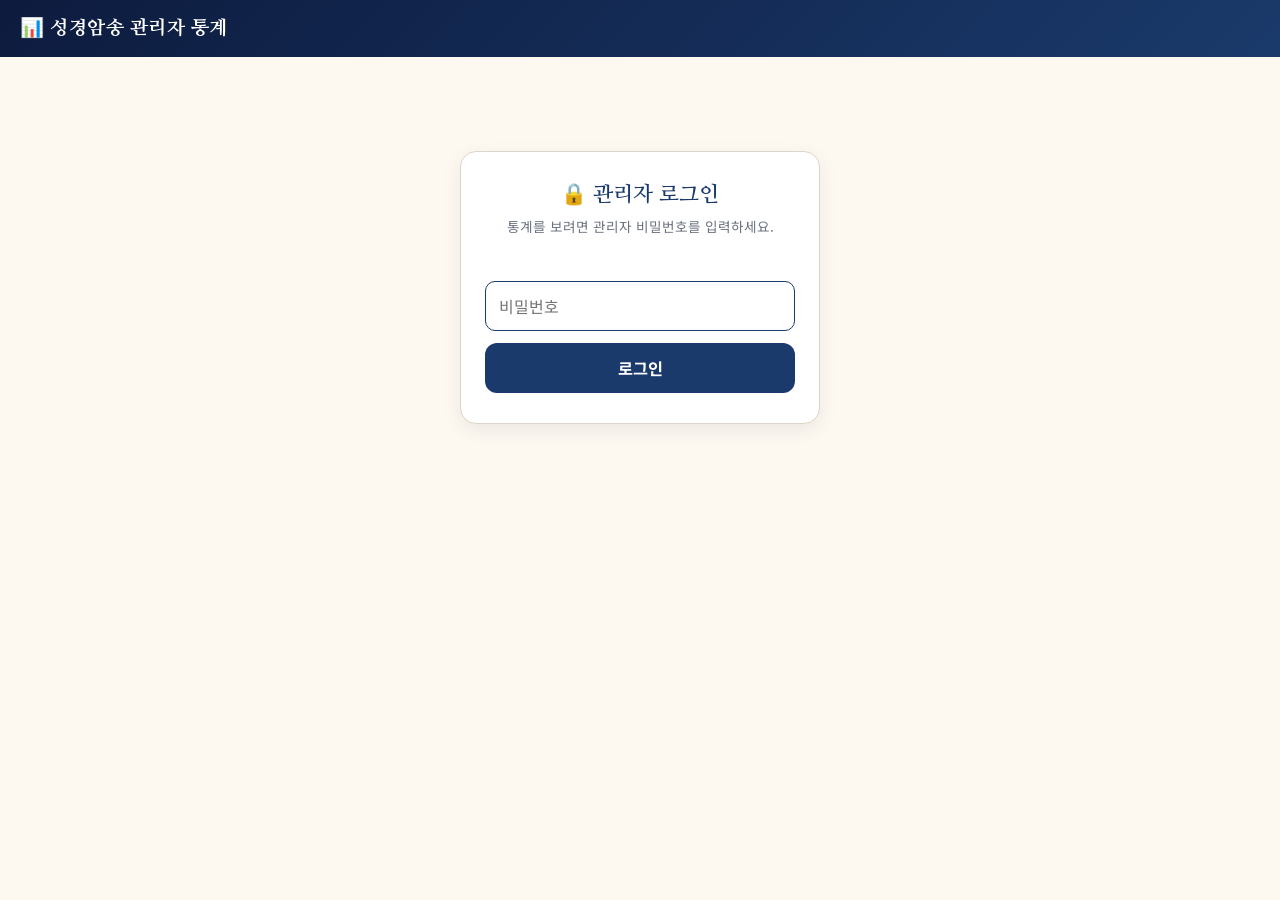
<file: admin.html>
<!DOCTYPE html>
<html lang="ko">
<head>
<meta charset="UTF-8" />
<meta name="viewport" content="width=device-width, initial-scale=1.0" />
<title>관리자 통계 | 성경암송</title>
<link rel="icon" href="favicon.png" />
<link rel="preconnect" href="https://fonts.googleapis.com" />
<link href="https://fonts.googleapis.com/css2?family=Nanum+Myeongjo:wght@700;800&family=Noto+Sans+KR:wght@400;500;700;800&display=swap" rel="stylesheet" />
<style>
  :root{
    --navy:#1a3a6b; --navy-dark:#0d1b3e; --gold:#c8a84b;
    --cream:#fdf8f0; --gray:#6b7280; --border:#ddd6c8; --light:#f3f0ea;
    --green:#2c5f2d; --error:#c0392b;
  }
  *{box-sizing:border-box;margin:0;padding:0;}
  body{font-family:"Noto Sans KR",sans-serif;background:var(--cream);color:#222;min-height:100vh;}
  .topbar{
    background:linear-gradient(135deg,#0d1b3e 0%,#1a3a6b 100%); color:#fff;
    padding:16px 20px; display:flex; align-items:center; justify-content:space-between;
  }
  .topbar h1{font-family:"Nanum Myeongjo",serif;font-size:1.2rem;font-weight:800;letter-spacing:.5px;}
  .topbar .logout{background:rgba(255,255,255,.15);border:1px solid rgba(255,255,255,.35);color:#fff;
    border-radius:999px;padding:6px 13px;font-size:.82rem;cursor:pointer;font-family:inherit;}
  .topbar .logout:hover{background:rgba(255,255,255,.28);}
  main{max-width:900px;margin:0 auto;padding:22px 16px 60px;}

  /* 로그인 */
  .login-card{max-width:360px;margin:8vh auto 0;background:#fff;border:1px solid var(--border);
    border-radius:16px;padding:30px 24px;box-shadow:0 6px 20px rgba(13,27,62,.07);text-align:center;}
  .login-card h2{font-family:"Nanum Myeongjo",serif;color:var(--navy);font-size:1.3rem;margin-bottom:8px;}
  .login-card p{color:var(--gray);font-size:.85rem;margin-bottom:20px;}
  .login-card input{width:100%;padding:12px 13px;font-size:1rem;border:1px solid var(--border);
    border-radius:10px;background:var(--cream);font-family:inherit;margin-bottom:12px;}
  .login-card input:focus{outline:none;border-color:var(--navy);background:#fff;}
  .login-card button{width:100%;padding:13px;font-size:1.02rem;font-weight:700;color:#fff;background:var(--navy);
    border:none;border-radius:12px;cursor:pointer;font-family:inherit;transition:background .15s;}
  .login-card button:hover{background:var(--navy-dark);}
  .login-err{color:var(--error);font-size:.85rem;margin-bottom:10px;min-height:1.1em;}

  /* 카드 메뉴 */
  .section-title{font-weight:800;color:var(--navy);font-size:1.05rem;margin:6px 2px 14px;}
  .card-grid{display:flex;flex-direction:column;gap:12px;}
  .privacy-notice{background:#fff8e8;border:1px solid #e5c978;border-radius:12px;padding:12px 14px;
    color:#6f5614;font-size:.84rem;line-height:1.55;margin-bottom:14px;}
  .privacy-notice b{color:#4b390b;}
  .dash{margin-bottom:16px;}
  .dash-head{display:flex;align-items:center;justify-content:space-between;gap:10px;margin:0 2px 10px;}
  .dash-title{font-weight:800;color:var(--navy);font-size:1.05rem;}
  .dash-sub{color:var(--gray);font-size:.78rem;white-space:nowrap;}
  .dash-grid{display:grid;grid-template-columns:repeat(4,minmax(0,1fr));gap:10px;margin-bottom:10px;}
  .dash-kpi{background:#fff;border:1px solid var(--border);border-radius:14px;padding:13px 14px;
    box-shadow:0 2px 10px rgba(26,58,107,.05);min-width:0;}
  .dash-kpi .n{font-size:1.55rem;font-weight:800;color:var(--navy);line-height:1.15;}
  .dash-kpi .l{font-size:.78rem;color:var(--gray);margin-top:4px;line-height:1.35;}
  .dash-panels{display:grid;grid-template-columns:1fr 1fr;gap:10px;}
  .dash-panel{background:#fff;border:1px solid var(--border);border-radius:14px;padding:13px 14px;min-width:0;}
  .dash-panel .h{font-weight:800;color:var(--navy);font-size:.92rem;margin-bottom:8px;}
  .dash-list{display:flex;flex-direction:column;gap:7px;}
  .dash-item{display:grid;grid-template-columns:auto 1fr auto;align-items:center;gap:8px;font-size:.84rem;}
  .dash-item .rank{font-weight:800;color:var(--gold);min-width:22px;}
  .dash-item .name{overflow:hidden;text-overflow:ellipsis;white-space:nowrap;color:#333;}
  .dash-item .cnt{font-weight:800;color:var(--navy);white-space:nowrap;}
  .dash-msg{background:#fff;border:1px solid var(--border);border-radius:14px;padding:16px;text-align:center;color:var(--gray);font-size:.86rem;}
  .rep-card{background:#fff;border:1px solid var(--border);border-radius:14px;padding:18px 20px;
    cursor:pointer;transition:transform .12s,box-shadow .12s;box-shadow:0 2px 10px rgba(26,58,107,.06);}
  .rep-card:hover{transform:translateY(-2px);box-shadow:0 6px 18px rgba(26,58,107,.14);}
  .rep-card .ic{font-size:26px;}
  .rep-card .ti{font-weight:800;color:var(--navy);margin-top:8px;font-size:1.02rem;}
  .rep-card .de{color:var(--gray);font-size:.83rem;margin-top:4px;line-height:1.45;}
  .rep-card.soon{opacity:.55;cursor:default;}
  .rep-card.soon:hover{transform:none;box-shadow:0 2px 10px rgba(26,58,107,.06);}
  .badge-soon{display:inline-block;margin-top:10px;font-size:.72rem;color:var(--gray);
    background:var(--light);border-radius:999px;padding:2px 9px;}

  /* 리포트 */
  .rep-head{display:flex;align-items:center;gap:10px;margin-bottom:16px;}
  .back-btn{background:#eef1f8;border:1.5px solid var(--navy);color:var(--navy);border-radius:999px;
    padding:7px 14px;font-size:.85rem;font-weight:700;cursor:pointer;font-family:inherit;}
  .back-btn:hover{background:var(--navy);color:#fff;}
  .rep-head h2{font-family:"Nanum Myeongjo",serif;color:var(--navy);font-size:1.2rem;}

  .filters{display:flex;flex-wrap:wrap;align-items:flex-end;gap:12px;background:#fff;border:1px solid var(--border);
    border-radius:12px;padding:14px 16px;margin-bottom:16px;}
  .filters .fld{display:flex;flex-direction:column;gap:5px;}
  .filters label{font-size:.8rem;color:var(--gray);font-weight:600;}
  .filters input[type=date]{padding:9px 11px;border:1px solid var(--border);border-radius:9px;
    background:var(--cream);font-family:inherit;font-size:.92rem;}
  .filters .go{padding:10px 20px;font-weight:700;color:#fff;background:var(--navy);border:none;
    border-radius:10px;cursor:pointer;font-family:inherit;}
  .filters .go:hover{background:var(--navy-dark);}
  .filters .quick{display:flex;gap:6px;}
  .filters .quick button{font-size:.78rem;padding:7px 10px;border:1px solid var(--border);background:#fff;
    color:var(--navy);border-radius:8px;cursor:pointer;font-family:inherit;}
  .filters .quick button:hover{background:var(--cream);}
  .chk-box{display:flex;flex-wrap:wrap;gap:6px;padding:8px;border:1px solid var(--border);
    border-radius:9px;background:var(--cream);min-width:240px;}
  .chk{display:inline-flex;align-items:center;gap:5px;font-size:.85rem;background:#fff;
    border:1px solid var(--border);border-radius:999px;padding:5px 11px;cursor:pointer;user-select:none;}
  .chk input{cursor:pointer;margin:0;}
  .chk.all{font-weight:700;color:var(--navy);}
  .chk-hint{font-size:.82rem;color:var(--gray);padding:2px 4px;}

  .summary-row{display:flex;flex-wrap:wrap;gap:10px;margin-bottom:14px;}
  .kpi{flex:1;min-width:120px;background:#fff;border:1px solid var(--border);border-radius:12px;padding:12px 14px;text-align:center;}
  .kpi .n{font-size:1.5rem;font-weight:800;color:var(--navy);}
  .kpi .l{font-size:.76rem;color:var(--gray);margin-top:2px;}
  .report-toolbar{display:flex;align-items:center;justify-content:space-between;gap:10px;
    font-size:.82rem;color:var(--gray);margin:2px 2px 10px;}
  .download-btn{border:1.5px solid var(--navy);background:#eef1f8;color:var(--navy);
    border-radius:999px;padding:7px 13px;font-size:.8rem;font-weight:800;cursor:pointer;font-family:inherit;white-space:nowrap;}
  .download-btn:hover{background:var(--navy);color:#fff;}

  .table-wrap{overflow-x:auto;background:#fff;border:1px solid var(--border);border-radius:12px;}
  table{width:100%;border-collapse:collapse;min-width:560px;}
  th,td{padding:11px 12px;text-align:center;font-size:.9rem;border-bottom:1px solid var(--light);white-space:nowrap;}
  thead th{background:var(--navy);color:#fff;font-weight:700;position:sticky;top:0;}
  tbody tr:hover{background:var(--cream);}
  td.l,th.l{text-align:left;}
  tfoot td{font-weight:800;color:var(--navy);background:var(--light);border-top:2px solid var(--border);}
  .gubun-tag{display:inline-block;font-size:.78rem;font-weight:700;padding:2px 9px;border-radius:999px;}
  .gubun-교구{background:#e7ecf5;color:var(--navy);}
  .gubun-교회학교{background:#f4e3ad;color:var(--navy-dark);}
  .msg{text-align:center;color:var(--gray);padding:30px;}
  .err{color:var(--error);}
  @media (max-width:700px){
    .topbar{padding:14px 14px;}
    .topbar h1{font-size:1.02rem;}
    main{padding:16px 12px 44px;}
    .dash-head{align-items:flex-start;flex-direction:column;gap:2px;}
    .dash-sub{white-space:normal;}
    .dash-grid{grid-template-columns:repeat(2,minmax(0,1fr));gap:8px;}
    .dash-kpi{padding:12px 10px;}
    .dash-kpi .n{font-size:1.35rem;}
    .dash-panels{grid-template-columns:1fr;}
    .dash-panel{padding:12px;}
    .dash-item{font-size:.82rem;}
    .privacy-notice{font-size:.8rem;}
    .rep-card{padding:15px 16px;}
    .filters{padding:12px;gap:10px;}
    .filters .fld{flex:1 1 140px;}
    .filters input[type=date], .filters .go{width:100%;}
    .report-toolbar{align-items:flex-start;flex-direction:column;}
    .download-btn{width:100%;}
  }
  @media (max-width:380px){
    .dash-grid{grid-template-columns:1fr;}
  }
</style>
</head>
<body>
  <div class="topbar">
    <h1>📊 성경암송 관리자 통계</h1>
    <button class="logout" id="logout" hidden>로그아웃</button>
  </div>
  <main id="app"></main>

<script>
const API = "https://script.google.com/macros/s/AKfycbyRcm6xnF-CdTj-wO2WYtxJOH-j2mcHWqzoS3pasMQ8MCt1qIeVJj0D5S4KqYmPtfWTGw/exec";
const PW_KEY = "admin-pw";
const GU_LIST = ["믿음","소망","사랑","섬김","은혜","화평","기쁨","새가족"];
const BU_LIST = ["사랑부","영아부","유아부","유치부","유년부","초등부","중등부","고등부","청년부"];
const app = document.getElementById("app");
const logoutBtn = document.getElementById("logout");

logoutBtn.addEventListener("click", () => {
  sessionStorage.removeItem(PW_KEY);
  logoutBtn.hidden = true;
  renderLogin();
});

function getPw(){ return sessionStorage.getItem(PW_KEY) || ""; }

function htmlEsc(v){
  return String(v==null?"":v).replace(/[&<>"']/g,m=>({"&":"&amp;","<":"&lt;",">":"&gt;","\"":"&quot;","'":"&#39;"}[m]));
}

async function callStats(from, to){
  const params = new URLSearchParams({ action:"stats", pw:getPw() });
  if (from) params.set("from", from);
  if (to) params.set("to", to);
  const res = await fetch(API + "?" + params.toString(), { cache:"no-cache" });
  return res.json();
}

// ---------- 로그인 ----------
function renderLogin(){
  logoutBtn.hidden = true;
  app.innerHTML = `
    <div class="login-card">
      <h2>🔒 관리자 로그인</h2>
      <p>통계를 보려면 관리자 비밀번호를 입력하세요.</p>
      <div class="login-err" id="lerr"></div>
      <input type="password" id="pw" placeholder="비밀번호" autocomplete="current-password" />
      <button id="login">로그인</button>
    </div>`;
  const pwInput = document.getElementById("pw");
  const err = document.getElementById("lerr");
  async function tryLogin(){
    const pw = pwInput.value.trim();
    if(!pw){ err.textContent="비밀번호를 입력하세요."; return; }
    err.textContent = "확인 중...";
    sessionStorage.setItem(PW_KEY, pw);
    const data = await callStats("","").catch(()=>({ok:false,error:"network"}));
    if(data.ok){ logoutBtn.hidden=false; renderMenu(); }
    else {
      sessionStorage.removeItem(PW_KEY);
      err.textContent = data.error==="unauthorized" ? "비밀번호가 올바르지 않습니다."
        : data.error==="no-password-set" ? "서버에 비밀번호가 설정되지 않았습니다(관리자 설정 필요)."
        : "연결 오류입니다. 잠시 후 다시 시도하세요.";
    }
  }
  document.getElementById("login").addEventListener("click", tryLogin);
  pwInput.addEventListener("keydown", e=>{ if(e.key==="Enter") tryLogin(); });
  pwInput.focus();
}

// ---------- 카드 메뉴 ----------
function renderMenu(){
  logoutBtn.hidden = false;
  app.innerHTML = `
    <div class="dash" id="dash">
      <div class="dash-head">
        <div class="dash-title">운영 대시보드</div>
        <div class="dash-sub">오늘과 이번 주 흐름을 빠르게 확인합니다.</div>
      </div>
      <div class="dash-msg">대시보드를 불러오는 중...</div>
    </div>
    <div class="section-title">통계 리포트</div>
    <div class="privacy-notice">
      <b>개인정보 취급 주의</b><br>
      관리자 통계에는 성명, 소속, 암송·도전 기록이 포함됩니다.
      암송 프로그램 운영과 참여 격려 목적 외에는 사용하지 말고, 외부 공유 시 필요한 범위로만 최소화해 주세요.
    </div>
    <div class="card-grid">
      <div class="rep-card" id="rep-usage">
        <div class="ic">📅</div>
        <div class="ti">기간별 사용현황</div>
        <div class="de">기간을 정해 구분·소속별 신규/참여 인원과 타이핑·음성 횟수를 봅니다.</div>
      </div>
      <div class="rep-card" id="rep-participants">
        <div class="ic">👥</div>
        <div class="ti">참여자 현황</div>
        <div class="de">기간·구분·소속으로 걸러 개인별 타이핑·음성·총횟수를 봅니다.</div>
      </div>
      <div class="rep-card" id="rep-verses">
        <div class="ic">📖</div>
        <div class="ti">구절별 현황</div>
        <div class="de">기간 내 구절마다 참여자 수와 참여횟수를 봅니다.</div>
      </div>
      <div class="rep-card" id="rep-challenge">
        <div class="ic">🔥</div>
        <div class="ti">도전 현황</div>
        <div class="de">기간·구분·소속으로 '말씀 도전' 참여자별 도전 횟수를 봅니다.</div>
      </div>
    </div>`;
  document.getElementById("rep-usage").addEventListener("click", renderUsageReport);
  document.getElementById("rep-participants").addEventListener("click", renderParticipants);
  document.getElementById("rep-verses").addEventListener("click", renderVerses);
  document.getElementById("rep-challenge").addEventListener("click", renderChallengeReport);
  loadDashboard();
}

function weekStart(d){
  const x=new Date(d);
  const day=x.getDay();
  const diff=day===0?6:day-1;
  x.setDate(x.getDate()-diff);
  return x;
}
function sumStatsList(list){
  return (list||[]).reduce((a,r)=>({
    newCount:a.newCount+(r.newCount||0),
    participants:a.participants+(r.participants||0),
    typing:a.typing+(r.typing||0),
    voice:a.voice+(r.voice||0),
    total:a.total+(r.total||0)
  }),{newCount:0,participants:0,typing:0,voice:0,total:0});
}
function sumChallenge(list){
  return (list||[]).reduce((a,r)=>({
    people:a.people+1,
    count:a.count+(r.count||0),
    typing:a.typing+(r.typing||0),
    voice:a.voice+(r.voice||0)
  }),{people:0,count:0,typing:0,voice:0});
}
async function loadDashboard(){
  const dash=document.getElementById("dash");
  if(!dash) return;
  const today=ymd(new Date());
  const wk=ymd(weekStart(new Date()));
  try{
    const [todayStats,weekStats,allStats,todayChallenge,weekChallenge,verseMap,weekVerses]=await Promise.all([
      callStats(today,today),
      callStats(wk,today),
      callStats("",""),
      callChallengeRanking(today,today),
      callChallengeRanking(wk,today),
      loadVerseMap(),
      callVerses(wk,today)
    ]);
    if(todayStats.error==="unauthorized"||weekStats.error==="unauthorized"||allStats.error==="unauthorized"){
      sessionStorage.removeItem(PW_KEY); renderLogin(); return;
    }
    const ts=sumStatsList(todayStats.list||[]);
    const ws=sumStatsList(weekStats.list||[]);
    const as=sumStatsList(allStats.list||[]);
    const tc=sumChallenge(todayChallenge.list||[]);
    const wc=sumChallenge(weekChallenge.list||[]);
    const topVerses=(weekVerses.list||[]).slice().sort((a,b)=>(b.count-a.count)).slice(0,5);
    const topVerseHtml=topVerses.length ? topVerses.map((r,i)=>`
      <div class="dash-item">
        <span class="rank">${i+1}</span>
        <span class="name">${htmlEsc(verseLabel(verseMap,r.no))}</span>
        <span class="cnt">${r.count}회</span>
      </div>`).join("") : `<div class="dash-msg">이번 주 구절 기록이 없습니다.</div>`;
    const topChallenge=(weekChallenge.list||[]).slice().sort((a,b)=>(b.count-a.count)).slice(0,5);
    const topChallengeHtml=topChallenge.length ? topChallenge.map((r,i)=>`
      <div class="dash-item">
        <span class="rank">${i+1}</span>
        <span class="name">${htmlEsc((r.sosok||"")+" "+(r.name||""))}</span>
        <span class="cnt">${r.count}회</span>
      </div>`).join("") : `<div class="dash-msg">이번 주 도전 기록이 없습니다.</div>`;
    dash.innerHTML=`
      <div class="dash-head">
        <div class="dash-title">운영 대시보드</div>
        <div class="dash-sub">오늘 ${today} · 이번 주 ${wk} ~ ${today}</div>
      </div>
      <div class="dash-grid">
        <div class="dash-kpi"><div class="n">${ts.participants}</div><div class="l">오늘 참여자</div></div>
        <div class="dash-kpi"><div class="n">${ws.participants}</div><div class="l">이번 주 참여자</div></div>
        <div class="dash-kpi"><div class="n">${as.participants}</div><div class="l">전체 누적 참여자</div></div>
        <div class="dash-kpi"><div class="n">${tc.count}</div><div class="l">오늘 도전 횟수</div></div>
        <div class="dash-kpi"><div class="n">${ws.total}</div><div class="l">이번 주 암송 활동</div></div>
        <div class="dash-kpi"><div class="n">${wc.count}</div><div class="l">이번 주 도전 횟수</div></div>
        <div class="dash-kpi"><div class="n">${as.total}</div><div class="l">전체 암송 활동</div></div>
        <div class="dash-kpi"><div class="n">${weekVerses.list?weekVerses.list.length:0}</div><div class="l">이번 주 사용 구절</div></div>
      </div>
      <div class="dash-panels">
        <div class="dash-panel"><div class="h">이번 주 많이 참여한 말씀</div><div class="dash-list">${topVerseHtml}</div></div>
        <div class="dash-panel"><div class="h">이번 주 도전 Top 5</div><div class="dash-list">${topChallengeHtml}</div></div>
      </div>`;
  }catch(e){
    dash.innerHTML=`
      <div class="dash-head">
        <div class="dash-title">운영 대시보드</div>
        <div class="dash-sub">잠시 후 다시 확인해 주세요.</div>
      </div>
      <div class="dash-msg err">대시보드를 불러오지 못했습니다.</div>`;
  }
}

// ---------- 리포트 1: 기간별 사용현황 ----------
function ymd(d){
  const z=n=>String(n).padStart(2,"0");
  return d.getFullYear()+"-"+z(d.getMonth()+1)+"-"+z(d.getDate());
}
function fileDate(){
  return ymd(new Date()).replaceAll("-","");
}
function rangeForName(from,to){
  if(!from&&!to) return "전체";
  return (from||"처음")+"_"+(to||"오늘");
}
function csvEscape(v){
  const s=String(v==null?"":v);
  return /[",\r\n]/.test(s) ? `"${s.replaceAll('"','""')}"` : s;
}
function downloadCsv(filename, headers, rows){
  const lines=[headers, ...rows].map(row=>row.map(csvEscape).join(","));
  const blob=new Blob(["\ufeff"+lines.join("\r\n")],{type:"text/csv;charset=utf-8"});
  const url=URL.createObjectURL(blob);
  const a=document.createElement("a");
  a.href=url;
  a.download=filename;
  document.body.appendChild(a);
  a.click();
  a.remove();
  URL.revokeObjectURL(url);
}
function attachCsvButton(id, filename, headers, rows){
  const btn=document.getElementById(id);
  if(!btn) return;
  btn.addEventListener("click",()=>downloadCsv(filename,headers,rows));
}
function renderUsageReport(){
  const today = new Date();
  const monthStart = new Date(today.getFullYear(), today.getMonth(), 1);
  app.innerHTML = `
    <div class="rep-head">
      <button class="back-btn" id="back">← 메뉴</button>
      <h2>📅 기간별 사용현황</h2>
    </div>
    <div class="filters">
      <div class="fld"><label>시작일 (From)</label><input type="date" id="from" value="${ymd(monthStart)}"></div>
      <div class="fld"><label>종료일 (To)</label><input type="date" id="to" value="${ymd(today)}"></div>
      <button class="go" id="go">조회</button>
      <div class="quick">
        <button data-q="all">전체</button>
        <button data-q="month">이번 달</button>
        <button data-q="week">최근 7일</button>
      </div>
    </div>
    <div id="result"><div class="msg">기간을 선택하고 <b>조회</b>를 누르세요.</div></div>`;

  document.getElementById("back").addEventListener("click", renderMenu);
  document.getElementById("go").addEventListener("click", runUsage);
  document.querySelectorAll(".quick button").forEach(b=>b.addEventListener("click",()=>{
    const q=b.dataset.q, f=document.getElementById("from"), t=document.getElementById("to");
    const now=new Date();
    if(q==="all"){ f.value=""; t.value=""; }
    else if(q==="month"){ f.value=ymd(new Date(now.getFullYear(),now.getMonth(),1)); t.value=ymd(now); }
    else if(q==="week"){ const w=new Date(now); w.setDate(w.getDate()-6); f.value=ymd(w); t.value=ymd(now); }
    runUsage();
  }));
  runUsage();
}

async function runUsage(){
  const from=document.getElementById("from").value;
  const to=document.getElementById("to").value;
  const result=document.getElementById("result");
  result.innerHTML = `<div class="msg">불러오는 중...</div>`;
  const data = await callStats(from,to).catch(()=>({ok:false,error:"network"}));
  if(!data.ok){
    if(data.error==="unauthorized"){ sessionStorage.removeItem(PW_KEY); renderLogin(); return; }
    result.innerHTML = `<div class="msg err">조회 실패: ${data.error||"오류"}</div>`;
    return;
  }
  const list=data.list||[];
  if(!list.length){ result.innerHTML=`<div class="msg">해당 기간에 기록이 없습니다.</div>`; return; }

  const sum=list.reduce((a,r)=>({newCount:a.newCount+r.newCount,participants:a.participants+r.participants,
    typing:a.typing+r.typing,voice:a.voice+r.voice,total:a.total+r.total}),
    {newCount:0,participants:0,typing:0,voice:0,total:0});

  const rangeTxt = (from||to) ? `${from||"처음"} ~ ${to||"오늘"}` : "전체 기간";

  let rows = list.map(r=>`
    <tr>
      <td class="l"><span class="gubun-tag gubun-${r.gubun}">${r.gubun}</span></td>
      <td class="l">${r.sosok||"-"}</td>
      <td>${r.newCount}</td>
      <td>${r.participants}</td>
      <td>${r.typing}</td>
      <td>${r.voice}</td>
      <td><b>${r.total}</b></td>
    </tr>`).join("");

  result.innerHTML = `
    <div class="summary-row">
      <div class="kpi"><div class="n">${sum.participants}</div><div class="l">참여인원(합)</div></div>
      <div class="kpi"><div class="n">${sum.newCount}</div><div class="l">신규인원(합)</div></div>
      <div class="kpi"><div class="n">${sum.typing}</div><div class="l">타이핑</div></div>
      <div class="kpi"><div class="n">${sum.voice}</div><div class="l">음성</div></div>
      <div class="kpi"><div class="n">${sum.total}</div><div class="l">총횟수</div></div>
    </div>
    <div class="report-toolbar">
      <span>기간: <b>${rangeTxt}</b> · 그룹 ${list.length}개</span>
      <button class="download-btn" id="download-usage">CSV 다운로드</button>
    </div>
    <div class="table-wrap">
      <table>
        <thead><tr>
          <th class="l">구분</th><th class="l">교구/교회학교</th>
          <th>신규인원</th><th>참여인원</th><th>타이핑횟수</th><th>음성횟수</th><th>총횟수</th>
        </tr></thead>
        <tbody>${rows}</tbody>
        <tfoot><tr>
          <td class="l">합계</td><td></td>
          <td>${sum.newCount}</td><td>${sum.participants}</td>
          <td>${sum.typing}</td><td>${sum.voice}</td><td>${sum.total}</td>
        </tr></tfoot>
      </table>
    </div>`;
  attachCsvButton(
    "download-usage",
    `성경암송_기간별사용현황_${rangeForName(from,to)}_${fileDate()}.csv`,
    ["구분","교구/교회학교","신규인원","참여인원","타이핑횟수","음성횟수","총횟수"],
    list.map(r=>[r.gubun,r.sosok||"",r.newCount,r.participants,r.typing,r.voice,r.total])
      .concat([["합계","",sum.newCount,sum.participants,sum.typing,sum.voice,sum.total]])
  );
}

// ---------- 리포트 2: 참여자 현황 ----------
async function callParticipants(from,to,gubun,sosok){
  const params=new URLSearchParams({action:"participants",pw:getPw()});
  if(from)params.set("from",from);
  if(to)params.set("to",to);
  if(gubun&&gubun!=="전체")params.set("gubun",gubun);
  if(sosok&&sosok!=="전체")params.set("sosok",sosok);
  const res=await fetch(API+"?"+params.toString(),{cache:"no-cache"});
  return res.json();
}

function renderParticipants(){
  const today=new Date();
  const monthStart=new Date(today.getFullYear(),today.getMonth(),1);
  app.innerHTML=`
    <div class="rep-head">
      <button class="back-btn" id="back">← 메뉴</button>
      <h2>👥 참여자 현황</h2>
    </div>
    <div class="filters">
      <div class="fld"><label>시작일 (From)</label><input type="date" id="from" value="${ymd(monthStart)}"></div>
      <div class="fld"><label>종료일 (To)</label><input type="date" id="to" value="${ymd(today)}"></div>
      <div class="fld"><label>구분</label><select id="gubun"><option>전체</option><option>교구</option><option>교회학교</option></select></div>
      <button class="go" id="go">조회</button>
      <div class="quick">
        <button data-q="all">전체기간</button>
        <button data-q="month">이번 달</button>
        <button data-q="week">최근 7일</button>
      </div>
      <div class="fld" style="flex-basis:100%;"><label>교구/교회학교 (다중 선택)</label>
        <div id="sosok-box" class="chk-box"></div></div>
    </div>
    <div id="result"><div class="msg">조건을 선택하고 <b>조회</b>를 누르세요.</div></div>`;

  const gubunSel=document.getElementById("gubun");
  const sosokBox=document.getElementById("sosok-box");
  function fillSosok(){
    const g=gubunSel.value;
    let opts=[];
    if(g==="교구") opts=GU_LIST;
    else if(g==="교회학교") opts=BU_LIST;
    if(!opts.length){
      sosokBox.innerHTML=`<span class="chk-hint">‘전체’ 구분에서는 모든 소속이 집계됩니다. (교구 또는 교회학교를 고르면 선택 가능)</span>`;
      return;
    }
    sosokBox.innerHTML =
      `<label class="chk all"><input type="checkbox" id="sosok-all" checked>전체</label>`+
      opts.map(o=>`<label class="chk"><input type="checkbox" class="sosok-c" value="${o}">${o}</label>`).join("");
    const all=sosokBox.querySelector("#sosok-all");
    const cs=[...sosokBox.querySelectorAll(".sosok-c")];
    // '전체' 체크 시 개별 해제 / 개별 선택 시 '전체' 자동 해제(없으면 다시 전체)
    all.addEventListener("change",()=>{ if(all.checked) cs.forEach(c=>c.checked=false); else if(!cs.some(x=>x.checked)) all.checked=true; });
    cs.forEach(c=>c.addEventListener("change",()=>{ all.checked = !cs.some(x=>x.checked); }));
  }
  fillSosok();
  gubunSel.addEventListener("change",fillSosok);
  document.getElementById("back").addEventListener("click",renderMenu);
  document.getElementById("go").addEventListener("click",runParticipants);
  document.querySelectorAll(".quick button").forEach(b=>b.addEventListener("click",()=>{
    const q=b.dataset.q,f=document.getElementById("from"),t=document.getElementById("to"),now=new Date();
    if(q==="all"){f.value="";t.value="";}
    else if(q==="month"){f.value=ymd(new Date(now.getFullYear(),now.getMonth(),1));t.value=ymd(now);}
    else if(q==="week"){const w=new Date(now);w.setDate(w.getDate()-6);f.value=ymd(w);t.value=ymd(now);}
    runParticipants();
  }));
  runParticipants();
}

function getSelectedSosok(){
  const all=document.getElementById("sosok-all");
  if(!all || all.checked) return []; // 전체
  return [...document.querySelectorAll(".sosok-c:checked")].map(c=>c.value);
}

async function runParticipants(){
  const from=document.getElementById("from").value;
  const to=document.getElementById("to").value;
  const gubun=document.getElementById("gubun").value;
  const selSosok=getSelectedSosok(); // 다중 선택(빈 배열=전체)
  const result=document.getElementById("result");
  result.innerHTML=`<div class="msg">불러오는 중...</div>`;
  // 소속 다중 필터는 화면에서 처리(서버는 구분까지만 필터)
  const data=await callParticipants(from,to,gubun,"").catch(()=>({ok:false,error:"network"}));
  if(!data.ok){
    if(data.error==="unauthorized"){sessionStorage.removeItem(PW_KEY);renderLogin();return;}
    result.innerHTML=`<div class="msg err">조회 실패: ${data.error||"오류"}</div>`;return;
  }
  let list=data.list||[];
  if(selSosok.length) list=list.filter(r=>selSosok.includes(r.sosok));
  if(!list.length){result.innerHTML=`<div class="msg">해당 조건에 참여자가 없습니다.</div>`;return;}
  const sum=list.reduce((a,r)=>({typing:a.typing+r.typing,voice:a.voice+r.voice,total:a.total+r.total}),{typing:0,voice:0,total:0});
  const rangeTxt=(from||to)?`${from||"처음"} ~ ${to||"오늘"}`:"전체 기간";
  const rows=list.map((r,i)=>`
    <tr>
      <td>${i+1}</td>
      <td class="l"><span class="gubun-tag gubun-${r.gubun}">${r.gubun}</span></td>
      <td class="l">${r.sosok||"-"}</td>
      <td>${r.sebu||"-"}</td>
      <td class="l">${r.name||"-"}</td>
      <td>${r.typing}</td>
      <td>${r.voice}</td>
      <td><b>${r.total}</b></td>
    </tr>`).join("");
  result.innerHTML=`
    <div class="summary-row">
      <div class="kpi"><div class="n">${list.length}</div><div class="l">참여자 수</div></div>
      <div class="kpi"><div class="n">${sum.typing}</div><div class="l">타이핑</div></div>
      <div class="kpi"><div class="n">${sum.voice}</div><div class="l">음성</div></div>
      <div class="kpi"><div class="n">${sum.total}</div><div class="l">총횟수</div></div>
    </div>
    <div class="report-toolbar">
      <span>기간: <b>${rangeTxt}</b> · 참여자 ${list.length}명</span>
      <button class="download-btn" id="download-participants">CSV 다운로드</button>
    </div>
    <div class="table-wrap"><table>
      <thead><tr>
        <th>#</th><th class="l">구분</th><th class="l">교구/교회학교</th><th>목장/학년</th>
        <th class="l">성명</th><th>타이핑횟수</th><th>음성횟수</th><th>총횟수</th>
      </tr></thead>
      <tbody>${rows}</tbody>
      <tfoot><tr>
        <td></td><td class="l">합계</td><td></td><td></td><td></td>
        <td>${sum.typing}</td><td>${sum.voice}</td><td>${sum.total}</td>
      </tr></tfoot>
    </table></div>`;
  attachCsvButton(
    "download-participants",
    `성경암송_참여자현황_${rangeForName(from,to)}_${fileDate()}.csv`,
    ["번호","구분","교구/교회학교","목장/학년","성명","타이핑횟수","음성횟수","총횟수"],
    list.map((r,i)=>[i+1,r.gubun,r.sosok||"",r.sebu||"",r.name||"",r.typing,r.voice,r.total])
      .concat([["","합계","","","",sum.typing,sum.voice,sum.total]])
  );
}

// ---------- 리포트 3: 구절별 현황 ----------
let VERSE_MAP=null;
async function loadVerseMap(){
  if(VERSE_MAP) return VERSE_MAP;
  VERSE_MAP={};
  const urls=[
    "verses.json?v="+Date.now(),
    "https://sewoongkim1.github.io/bible-memorize-church-app/verses.json?v="+Date.now()
  ];
  for(const url of urls){
    try{
      const res=await fetch(url,{cache:"no-cache"});
      if(!res.ok) throw new Error("HTTP "+res.status);
      const d=await res.json();
      (d.verses||[]).forEach(v=>{
        const label=[v.refShort||v.refFull||("No."+v.no), v.sermonTitle].filter(Boolean).join(" · ");
        VERSE_MAP[String(Number(v.no))]=label;
      });
      if(Object.keys(VERSE_MAP).length) break;
    }catch{ /* 다음 경로로 재시도 */ }
  }
  return VERSE_MAP;
}
function verseLabel(map,no){
  const key=String(Number(no));
  return map[key] || ("No."+no);
}

async function callVerses(from,to){
  const params=new URLSearchParams({action:"verses",pw:getPw()});
  if(from)params.set("from",from);
  if(to)params.set("to",to);
  const res=await fetch(API+"?"+params.toString(),{cache:"no-cache"});
  return res.json();
}

function renderVerses(){
  const today=new Date();
  const monthStart=new Date(today.getFullYear(),today.getMonth(),1);
  app.innerHTML=`
    <div class="rep-head">
      <button class="back-btn" id="back">← 메뉴</button>
      <h2>📖 구절별 현황</h2>
    </div>
    <div class="filters">
      <div class="fld"><label>시작일 (From)</label><input type="date" id="from" value="${ymd(monthStart)}"></div>
      <div class="fld"><label>종료일 (To)</label><input type="date" id="to" value="${ymd(today)}"></div>
      <button class="go" id="go">조회</button>
      <div class="quick">
        <button data-q="all">전체기간</button>
        <button data-q="month">이번 달</button>
        <button data-q="week">최근 7일</button>
      </div>
    </div>
    <div id="result"><div class="msg">기간을 선택하고 <b>조회</b>를 누르세요.</div></div>`;
  document.getElementById("back").addEventListener("click",renderMenu);
  document.getElementById("go").addEventListener("click",runVerses);
  document.querySelectorAll(".quick button").forEach(b=>b.addEventListener("click",()=>{
    const q=b.dataset.q,f=document.getElementById("from"),t=document.getElementById("to"),now=new Date();
    if(q==="all"){f.value="";t.value="";}
    else if(q==="month"){f.value=ymd(new Date(now.getFullYear(),now.getMonth(),1));t.value=ymd(now);}
    else if(q==="week"){const w=new Date(now);w.setDate(w.getDate()-6);f.value=ymd(w);t.value=ymd(now);}
    runVerses();
  }));
  runVerses();
}

async function runVerses(){
  const from=document.getElementById("from").value;
  const to=document.getElementById("to").value;
  const result=document.getElementById("result");
  result.innerHTML=`<div class="msg">불러오는 중...</div>`;
  const [map,data]=await Promise.all([
    loadVerseMap(),
    callVerses(from,to).catch(()=>({ok:false,error:"network"}))
  ]);
  if(!data.ok){
    if(data.error==="unauthorized"){sessionStorage.removeItem(PW_KEY);renderLogin();return;}
    result.innerHTML=`<div class="msg err">조회 실패: ${data.error||"오류"}</div>`;return;
  }
  const list=data.list||[];
  if(!list.length){result.innerHTML=`<div class="msg">해당 기간에 기록이 없습니다.</div>`;return;}
  const sum=list.reduce((a,r)=>({count:a.count+r.count}),{count:0});
  const rangeTxt=(from||to)?`${from||"처음"} ~ ${to||"오늘"}`:"전체 기간";
  const rows=list.map(r=>`
    <tr>
      <td>${r.no}</td>
      <td class="l">${verseLabel(map,r.no)}</td>
      <td>${r.participants}</td>
      <td><b>${r.count}</b></td>
    </tr>`).join("");
  result.innerHTML=`
    <div class="summary-row">
      <div class="kpi"><div class="n">${list.length}</div><div class="l">사용된 구절 수</div></div>
      <div class="kpi"><div class="n">${sum.count}</div><div class="l">총 참여횟수</div></div>
    </div>
    <div class="report-toolbar">
      <span>기간: <b>${rangeTxt}</b></span>
      <button class="download-btn" id="download-verses">CSV 다운로드</button>
    </div>
    <div class="table-wrap"><table>
      <thead><tr><th>말씀 순번</th><th class="l">말씀</th><th>참여자</th><th>참여횟수</th></tr></thead>
      <tbody>${rows}</tbody>
      <tfoot><tr><td></td><td class="l">합계</td><td></td><td>${sum.count}</td></tr></tfoot>
    </table></div>`;
  attachCsvButton(
    "download-verses",
    `성경암송_구절별현황_${rangeForName(from,to)}_${fileDate()}.csv`,
    ["말씀순번","말씀","참여자","참여횟수"],
    list.map(r=>[r.no,verseLabel(map,r.no),r.participants,r.count])
      .concat([["","합계","",sum.count]])
  );
}

// ---------- 리포트 4: 도전 현황 (공개 ranking 엔드포인트 재사용) ----------
async function callChallengeRanking(from,to){
  const params=new URLSearchParams({action:"ranking"});
  if(from)params.set("from",from);
  if(to)params.set("to",to);
  const res=await fetch(API+"?"+params.toString(),{cache:"no-cache"});
  return res.json();
}

function renderChallengeReport(){
  const today=new Date();
  const monthStart=new Date(today.getFullYear(),today.getMonth(),1);
  app.innerHTML=`
    <div class="rep-head">
      <button class="back-btn" id="back">← 메뉴</button>
      <h2>🔥 도전 현황</h2>
    </div>
    <div class="filters">
      <div class="fld"><label>시작일 (From)</label><input type="date" id="from" value="${ymd(monthStart)}"></div>
      <div class="fld"><label>종료일 (To)</label><input type="date" id="to" value="${ymd(today)}"></div>
      <div class="fld"><label>구분</label><select id="gubun"><option>전체</option><option>교구</option><option>교회학교</option></select></div>
      <button class="go" id="go">조회</button>
      <div class="quick">
        <button data-q="all">전체기간</button>
        <button data-q="month">이번 달</button>
        <button data-q="week">최근 7일</button>
      </div>
      <div class="fld" style="flex-basis:100%;"><label>교구/교회학교 (다중 선택)</label>
        <div id="sosok-box" class="chk-box"></div></div>
    </div>
    <div id="result"><div class="msg">조건을 선택하고 <b>조회</b>를 누르세요.</div></div>`;

  const gubunSel=document.getElementById("gubun");
  const sosokBox=document.getElementById("sosok-box");
  function fillSosok(){
    const g=gubunSel.value;
    let opts=[];
    if(g==="교구") opts=GU_LIST;
    else if(g==="교회학교") opts=BU_LIST;
    if(!opts.length){ sosokBox.innerHTML=`<span class="chk-hint">‘전체’ 구분에서는 모든 소속이 집계됩니다. (교구 또는 교회학교를 고르면 선택 가능)</span>`; return; }
    sosokBox.innerHTML =
      `<label class="chk all"><input type="checkbox" id="sosok-all" checked>전체</label>`+
      opts.map(o=>`<label class="chk"><input type="checkbox" class="sosok-c" value="${o}">${o}</label>`).join("");
    const all=sosokBox.querySelector("#sosok-all");
    const cs=[...sosokBox.querySelectorAll(".sosok-c")];
    all.addEventListener("change",()=>{ if(all.checked) cs.forEach(c=>c.checked=false); else if(!cs.some(x=>x.checked)) all.checked=true; });
    cs.forEach(c=>c.addEventListener("change",()=>{ all.checked=!cs.some(x=>x.checked); }));
  }
  fillSosok();
  gubunSel.addEventListener("change",fillSosok);
  document.getElementById("back").addEventListener("click",renderMenu);
  document.getElementById("go").addEventListener("click",runChallengeReport);
  document.querySelectorAll(".quick button").forEach(b=>b.addEventListener("click",()=>{
    const q=b.dataset.q,f=document.getElementById("from"),t=document.getElementById("to"),now=new Date();
    if(q==="all"){f.value="";t.value="";}
    else if(q==="month"){f.value=ymd(new Date(now.getFullYear(),now.getMonth(),1));t.value=ymd(now);}
    else if(q==="week"){const w=new Date(now);w.setDate(w.getDate()-6);f.value=ymd(w);t.value=ymd(now);}
    runChallengeReport();
  }));
  runChallengeReport();
}

async function runChallengeReport(){
  const from=document.getElementById("from").value;
  const to=document.getElementById("to").value;
  const gubun=document.getElementById("gubun").value;
  const selSosok=getSelectedSosok();
  const result=document.getElementById("result");
  result.innerHTML=`<div class="msg">불러오는 중...</div>`;
  const data=await callChallengeRanking(from,to).catch(()=>({ok:false,error:"network"}));
  if(!data.ok){ result.innerHTML=`<div class="msg err">조회 실패: ${data.error||"오류"}</div>`; return; }
  let list=data.list||[];
  if(gubun&&gubun!=="전체") list=list.filter(r=>r.gubun===gubun);
  if(selSosok.length) list=list.filter(r=>selSosok.includes(r.sosok));
  if(!list.length){ result.innerHTML=`<div class="msg">해당 조건에 도전 기록이 없습니다.</div>`; return; }
  list.sort((a,b)=> (b.count-a.count) || (a.name<b.name?-1:(a.name>b.name?1:0)));
  const sum=list.reduce((a,r)=>({typing:a.typing+(r.typing||0),voice:a.voice+(r.voice||0),cnt:a.cnt+r.count}),{typing:0,voice:0,cnt:0});
  const rangeTxt=(from||to)?`${from||"처음"} ~ ${to||"오늘"}`:"전체 기간";
  const rows=list.map((r,i)=>`
    <tr>
      <td>${i+1}</td>
      <td class="l"><span class="gubun-tag gubun-${r.gubun}">${r.gubun}</span></td>
      <td class="l">${r.sosok||"-"}</td>
      <td>${r.sebu||"-"}</td>
      <td class="l">${r.name||"-"}</td>
      <td>${r.typing||0}</td>
      <td>${r.voice||0}</td>
      <td><b>${r.count}</b></td>
    </tr>`).join("");
  result.innerHTML=`
    <div class="summary-row">
      <div class="kpi"><div class="n">${list.length}</div><div class="l">참여자 수</div></div>
      <div class="kpi"><div class="n">${sum.typing}</div><div class="l">타이핑</div></div>
      <div class="kpi"><div class="n">${sum.voice}</div><div class="l">음성</div></div>
      <div class="kpi"><div class="n">${sum.cnt}</div><div class="l">총 도전횟수</div></div>
    </div>
    <div class="report-toolbar">
      <span>기간: <b>${rangeTxt}</b> · 참여자 ${list.length}명</span>
      <button class="download-btn" id="download-challenge">CSV 다운로드</button>
    </div>
    <div class="table-wrap"><table>
      <thead><tr>
        <th>#</th><th class="l">구분</th><th class="l">교구/교회학교</th><th>목장/학년</th>
        <th class="l">성명</th><th>타이핑</th><th>음성</th><th>도전횟수</th>
      </tr></thead>
      <tbody>${rows}</tbody>
      <tfoot><tr>
        <td></td><td class="l">합계</td><td></td><td></td><td></td>
        <td>${sum.typing}</td><td>${sum.voice}</td><td>${sum.cnt}</td>
      </tr></tfoot>
    </table></div>`;
  attachCsvButton(
    "download-challenge",
    `성경암송_도전현황_${rangeForName(from,to)}_${fileDate()}.csv`,
    ["번호","구분","교구/교회학교","목장/학년","성명","타이핑","음성","도전횟수"],
    list.map((r,i)=>[i+1,r.gubun,r.sosok||"",r.sebu||"",r.name||"",r.typing||0,r.voice||0,r.count])
      .concat([["","합계","","","",sum.typing,sum.voice,sum.cnt]])
  );
}

// ---------- 시작 ----------
if(getPw()) { logoutBtn.hidden=false; renderMenu(); } else { renderLogin(); }
</script>
</body>
</html>
</file>
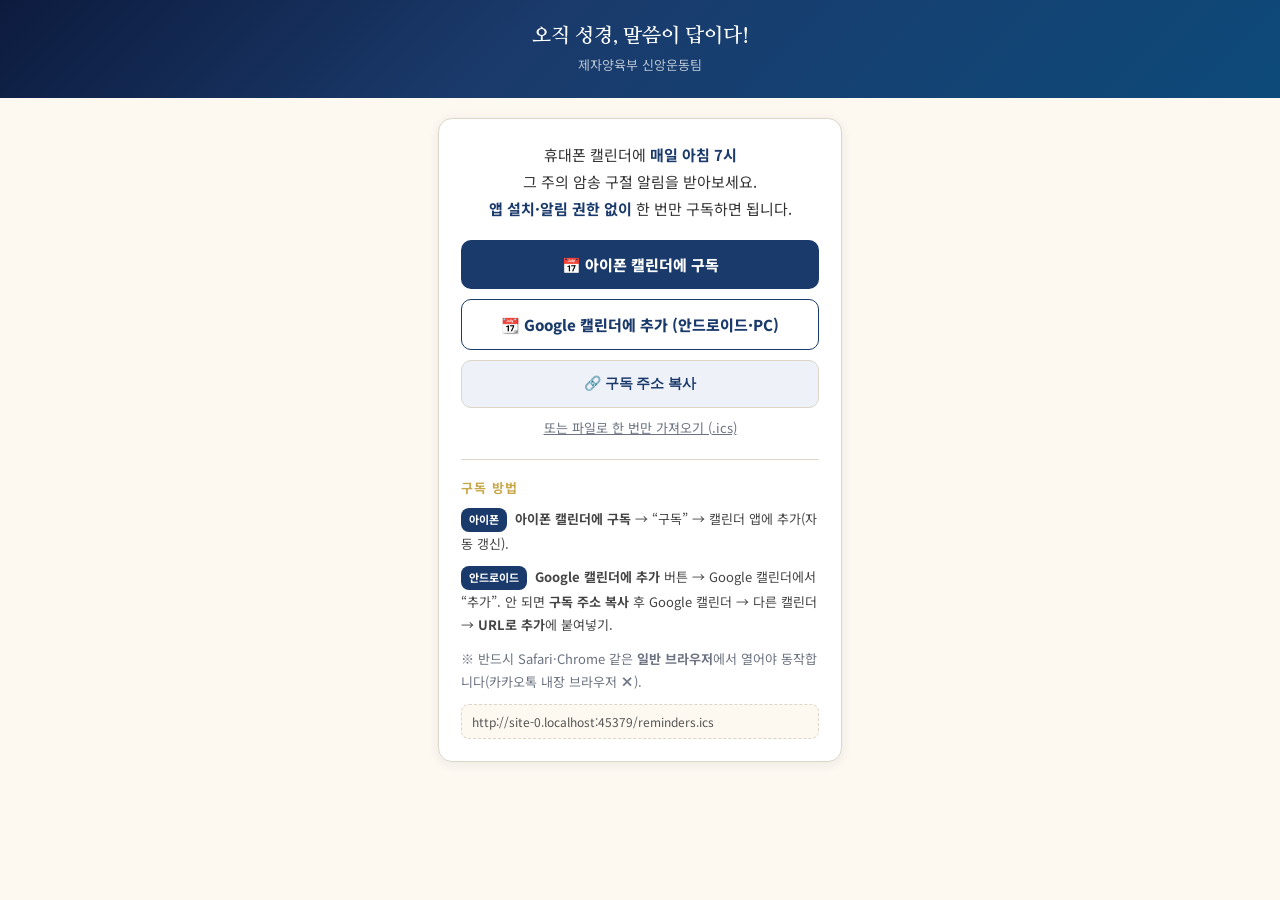
<file: reminders.html>
<!DOCTYPE html>
<html lang="ko">
<head>
  <meta charset="UTF-8" />
  <meta name="viewport" content="width=device-width, initial-scale=1.0" />
  <title>오직 성경, 말씀이 답이다! | 고척교회</title>
  <link rel="icon" href="favicon.png" />
  <link rel="preconnect" href="https://fonts.googleapis.com" />
  <link href="https://fonts.googleapis.com/css2?family=Nanum+Myeongjo:wght@700;800&family=Noto+Sans+KR:wght@400;500;700;800&display=swap" rel="stylesheet" />
  <style>
    :root { --navy:#1a3a6b; --navy-dark:#0d1b3e; --gold:#c8a84b; --cream:#fdf8f0; --gray:#6b7280; --border:#ddd6c8; }
    * { box-sizing: border-box; margin: 0; padding: 0; }
    body { font-family: "Noto Sans KR", sans-serif; background: var(--cream); color: #222; }
    .page-header { background: linear-gradient(135deg,#0d1b3e 0%,#1a3a6b 40%,#0d4a7a 100%); color:#fff; text-align:center; padding:24px 20px; }
    .page-header h1 { font-family:"Nanum Myeongjo",serif; font-size:20px; }
    .page-header p { font-size:13px; color:rgba(255,255,255,0.7); margin-top:6px; }
    main { max-width:440px; margin:0 auto; padding:20px 18px 60px; }
    .card { background:#fff; border:1px solid var(--border); border-radius:14px; padding:22px; box-shadow:0 2px 12px rgba(26,58,107,0.08); }
    .lead { font-size:15px; line-height:1.8; color:#333; margin-bottom:18px; text-align:center; }
    .lead b { color:var(--navy); }

    /* 카카오톡 등 인앱 브라우저 경고 */
    #kakao-warn { display:none; background:#fff5d6; border:1px solid #f0d264; border-radius:10px; padding:14px; margin-bottom:18px; }
    #kakao-warn b { color:#8a6d00; }
    #kakao-warn p { font-size:13px; color:#7a5e00; line-height:1.7; }
    #kakao-warn .open-ext { display:block; text-align:center; margin-top:10px; background:#8a6d00; color:#fff; text-decoration:none; font-weight:700; padding:11px; border-radius:8px; font-size:14px; }

    .btn { display:block; width:100%; text-align:center; text-decoration:none; font-weight:800; font-size:15px; padding:14px; border-radius:10px; margin-bottom:10px; }
    .btn-primary { background:var(--navy); color:#fff; }
    .btn-google { background:#fff; color:var(--navy); border:1.5px solid var(--navy); }
    .btn-copy { background:#eef1f8; color:var(--navy); border:1.5px solid var(--border); font-weight:700; font-size:14px; cursor:pointer; }
    .btn-file { display:block; text-align:center; margin-top:6px; font-size:13px; color:var(--gray); }

    .guide { margin-top:22px; border-top:1px solid var(--border); padding-top:18px; }
    .guide h2 { font-size:13px; color:var(--gold); letter-spacing:1px; margin-bottom:10px; }
    .guide p { font-size:13px; color:#444; line-height:1.8; margin-bottom:10px; }
    .badge { display:inline-block; font-size:11px; font-weight:700; color:#fff; background:var(--navy); padding:2px 8px; border-radius:8px; margin-right:4px; }
    .url-box { font-size:12px; color:#555; background:var(--cream); border:1px dashed var(--border); border-radius:8px; padding:8px 10px; word-break:break-all; margin-top:8px; }
  </style>
  <script src="kakao-redirect.js"></script>
</head>
<body>
  <div class="page-header">
    <h1>오직 성경, 말씀이 답이다!</h1>
    <p>제자양육부 신앙운동팀</p>
  </div>

  <main>
    <div class="card">
      <div id="kakao-warn">
        <b>⚠️ 카카오톡 안에서는 구독이 안 됩니다</b>
        <p>오른쪽 아래(또는 위) <b>⋮ / 공유</b> 버튼 → <b>“다른 브라우저로 열기”</b>(Safari·Chrome)로 연 뒤 구독해 주세요.</p>
        <a class="open-ext" id="openExt" href="#">🔗 외부 브라우저로 열기</a>
      </div>

      <p class="lead">
        휴대폰 캘린더에 <b>매일 아침 7시</b><br />
        그 주의 암송 구절 알림을 받아보세요.<br />
        <b>앱 설치·알림 권한 없이</b> 한 번만 구독하면 됩니다.
      </p>

      <a class="btn btn-primary" id="subApple" href="#">📅 아이폰 캘린더에 구독</a>
      <a class="btn btn-google" id="subGoogle" href="#" target="_blank" rel="noopener">📆 Google 캘린더에 추가 (안드로이드·PC)</a>
      <button class="btn btn-copy" id="copyBtn">🔗 구독 주소 복사</button>
      <a class="btn-file" id="dlFile" href="reminders.ics">또는 파일로 한 번만 가져오기 (.ics)</a>

      <div class="guide">
        <h2>구독 방법</h2>
        <p><span class="badge">아이폰</span> <b>아이폰 캘린더에 구독</b> → “구독” → 캘린더 앱에 추가(자동 갱신).</p>
        <p><span class="badge">안드로이드</span> <b>Google 캘린더에 추가</b> 버튼 → Google 캘린더에서 “추가”. 안 되면 <b>구독 주소 복사</b> 후 Google 캘린더 → 다른 캘린더 → <b>URL로 추가</b>에 붙여넣기.</p>
        <p style="color:var(--gray);">※ 반드시 Safari·Chrome 같은 <b>일반 브라우저</b>에서 열어야 동작합니다(카카오톡 내장 브라우저 ✕).</p>
        <div class="url-box" id="urlBox"></div>
      </div>
    </div>
  </main>

  <script>
    const host = location.host;
    const path = location.pathname.replace(/reminders\.html$/, "") + "reminders.ics";
    const httpsIcs = location.protocol + "//" + host + path;
    const webcalIcs = "webcal://" + host + path;
    const gcal = "https://calendar.google.com/calendar/r?cid=" + encodeURIComponent(httpsIcs);

    document.getElementById("subApple").href = webcalIcs;
    document.getElementById("subGoogle").href = gcal;
    document.getElementById("urlBox").textContent = httpsIcs;

    // 구독 주소 복사
    document.getElementById("copyBtn").addEventListener("click", async () => {
      try {
        await navigator.clipboard.writeText(httpsIcs);
        const b = document.getElementById("copyBtn");
        b.textContent = "✓ 복사됨! Google 캘린더에 붙여넣기";
        setTimeout(() => (b.textContent = "🔗 구독 주소 복사"), 2500);
      } catch (e) {
        prompt("아래 주소를 복사하세요:", httpsIcs);
      }
    });

    // 카카오톡/네이버 등 인앱 브라우저 감지 → 경고 표시 + 외부 열기
    const ua = navigator.userAgent || "";
    const inApp = /KAKAOTALK|NAVER|Instagram|FBAN|FBAV|Line\//i.test(ua);
    if (inApp) {
      document.getElementById("kakao-warn").style.display = "block";
      const target = location.href;
      const ext = document.getElementById("openExt");
      if (/KAKAOTALK/i.test(ua)) {
        // 카카오톡 전용: 외부 브라우저로 열기
        ext.href = "kakaotalk://web/openExternal?url=" + encodeURIComponent(target);
      } else {
        ext.style.display = "none";
      }
    }
  </script>
</body>
</html>
</file>
